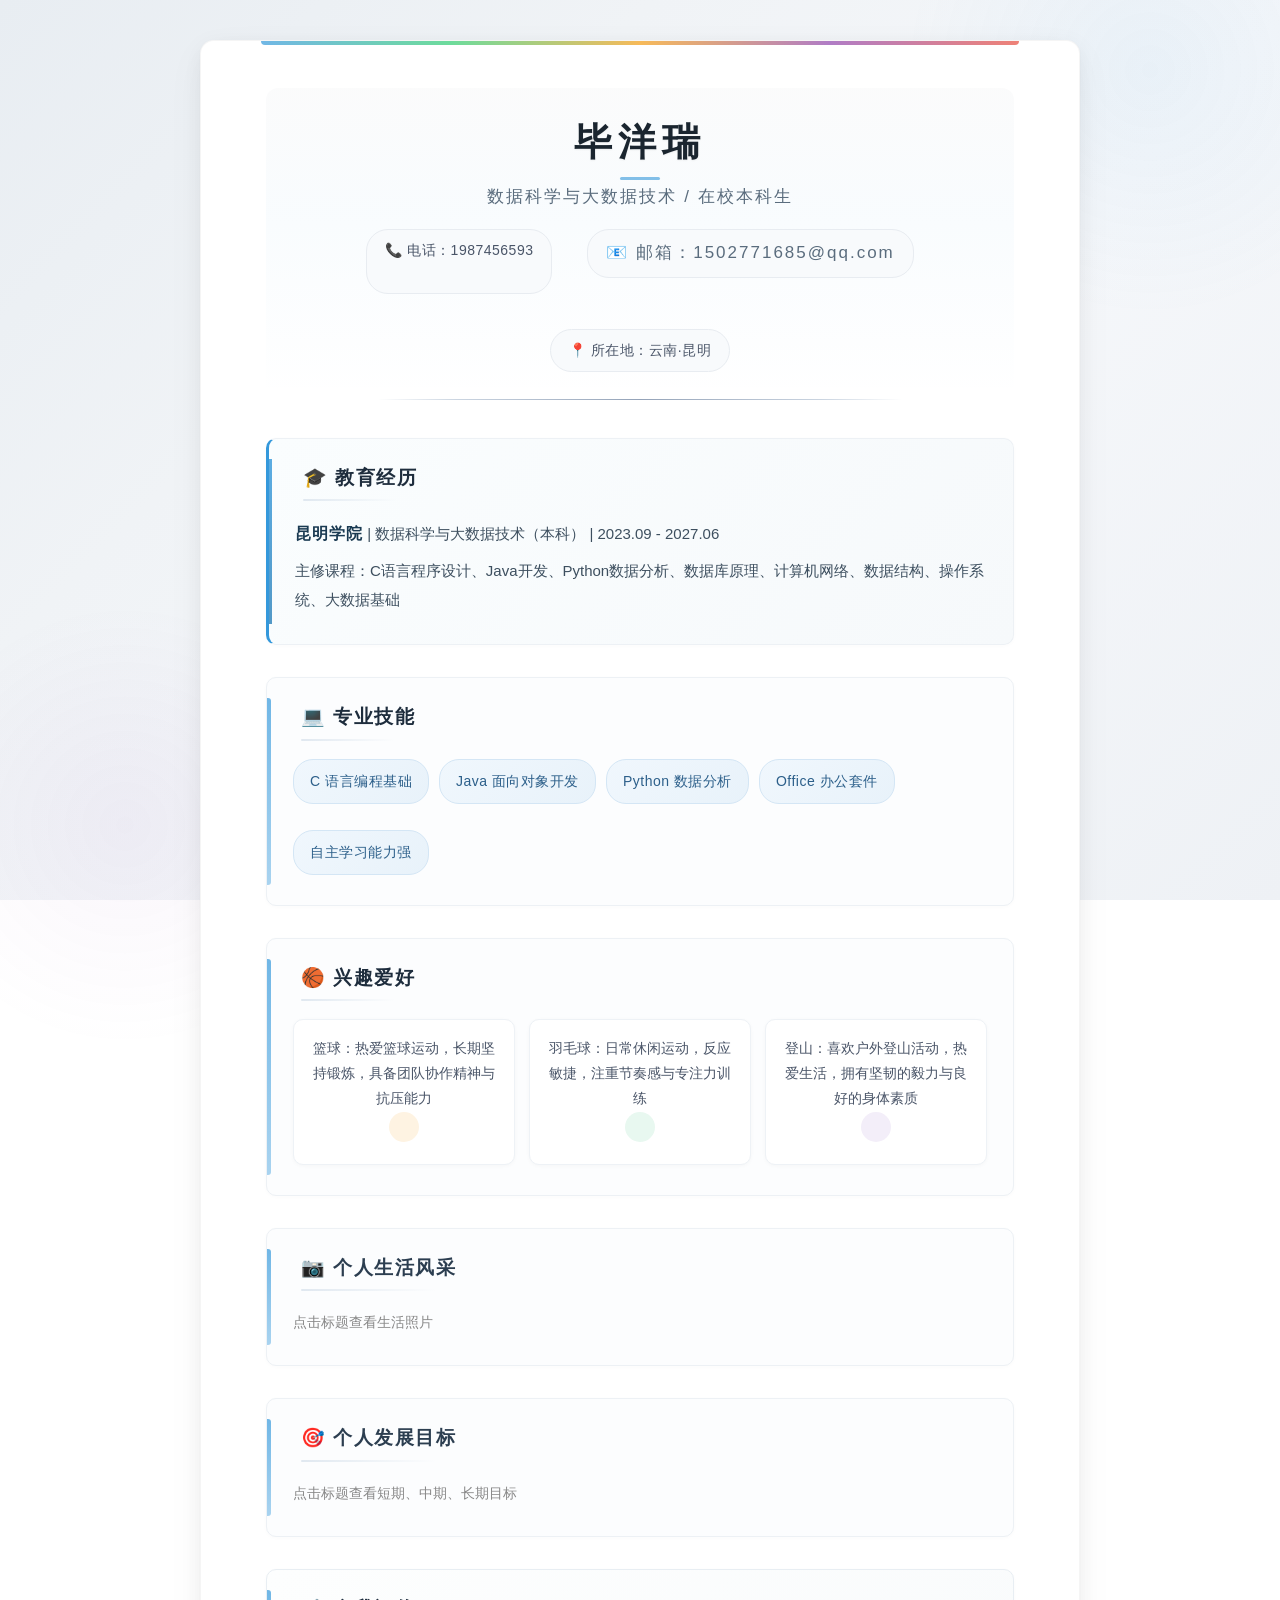
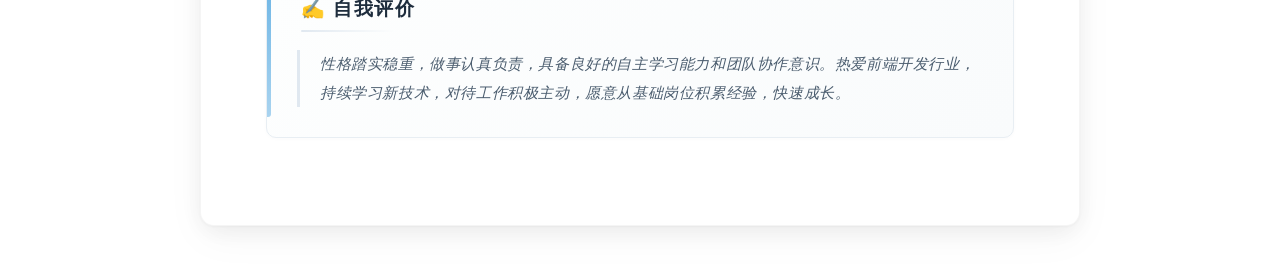
<file: index.html>
<!DOCTYPE html>
<html lang="zh-CN">
<head>
    <meta charset="UTF-8">
    <meta name="viewport" content="width=device-width, initial-scale=1.0">
    <title>个人简历 - 毕洋瑞</title>
    <link rel="stylesheet" href="style.css">
</head>
<body>
    <div class="resume-box">
        <!-- 头部个人信息 -->
        <header class="header">
            <h1>毕洋瑞</h1>
            <p>数据科学与大数据技术 / 在校本科生</p>
            <div class="contact">
                <p>📞 电话：1987456593</p>
                <p>📧 邮箱：1502771685@qq.com</p>
                <p>📍 所在地：云南·昆明</p>
            </div>
        </header>

        <!-- 教育经历 -->
        <section class="item">
            <h2>🎓 教育经历</h2>
            <p><strong>昆明学院</strong> | 数据科学与大数据技术（本科） | 2023.09 - 2027.06</p>
            <p>主修课程：C语言程序设计、Java开发、Python数据分析、数据库原理、计算机网络、数据结构、操作系统、大数据基础</p>
        </section>

        <!-- 专业技能 -->
        <section class="item">
            <h2>💻 专业技能</h2>
            <ul>
                <li>C 语言编程基础</li>
                <li>Java 面向对象开发</li>
                <li>Python 数据分析</li>
                <li>Office 办公套件</li>
                <li>自主学习能力强</li>
            </ul>
        </section>

        <!-- 兴趣爱好 -->
        <section class="item">
            <h2>🏀 兴趣爱好</h2>
            <ul>
                <li>篮球：热爱篮球运动，长期坚持锻炼，具备团队协作精神与抗压能力</li>
                <li>羽毛球：日常休闲运动，反应敏捷，注重节奏感与专注力训练</li>
                <li>登山：喜欢户外登山活动，热爱生活，拥有坚韧的毅力与良好的身体素质</li>
            </ul>
        </section>

        <!-- 个人生活风采 —— 仅超链接 -->
        <section class="item">
            <h2><a href="life.html" class="section-link">📷 个人生活风采</a></h2>
            <p style="color: #888; font-size: 14px;">点击标题查看生活照片</p>
        </section>

        <!-- 个人发展目标 —— 仅超链接 -->
        <section class="item">
            <h2><a href="goal.html" class="section-link">🎯 个人发展目标</a></h2>
            <p style="color: #888; font-size: 14px;">点击标题查看短期、中期、长期目标</p>
        </section>

        <!-- 自我评价 -->
        <section class="item">
            <h2>✍️ 自我评价</h2>
            <p>性格踏实稳重，做事认真负责，具备良好的自主学习能力和团队协作意识。热爱前端开发行业，持续学习新技术，对待工作积极主动，愿意从基础岗位积累经验，快速成长。</p>
        </section>
    </div>
</body>
</html>
</file>
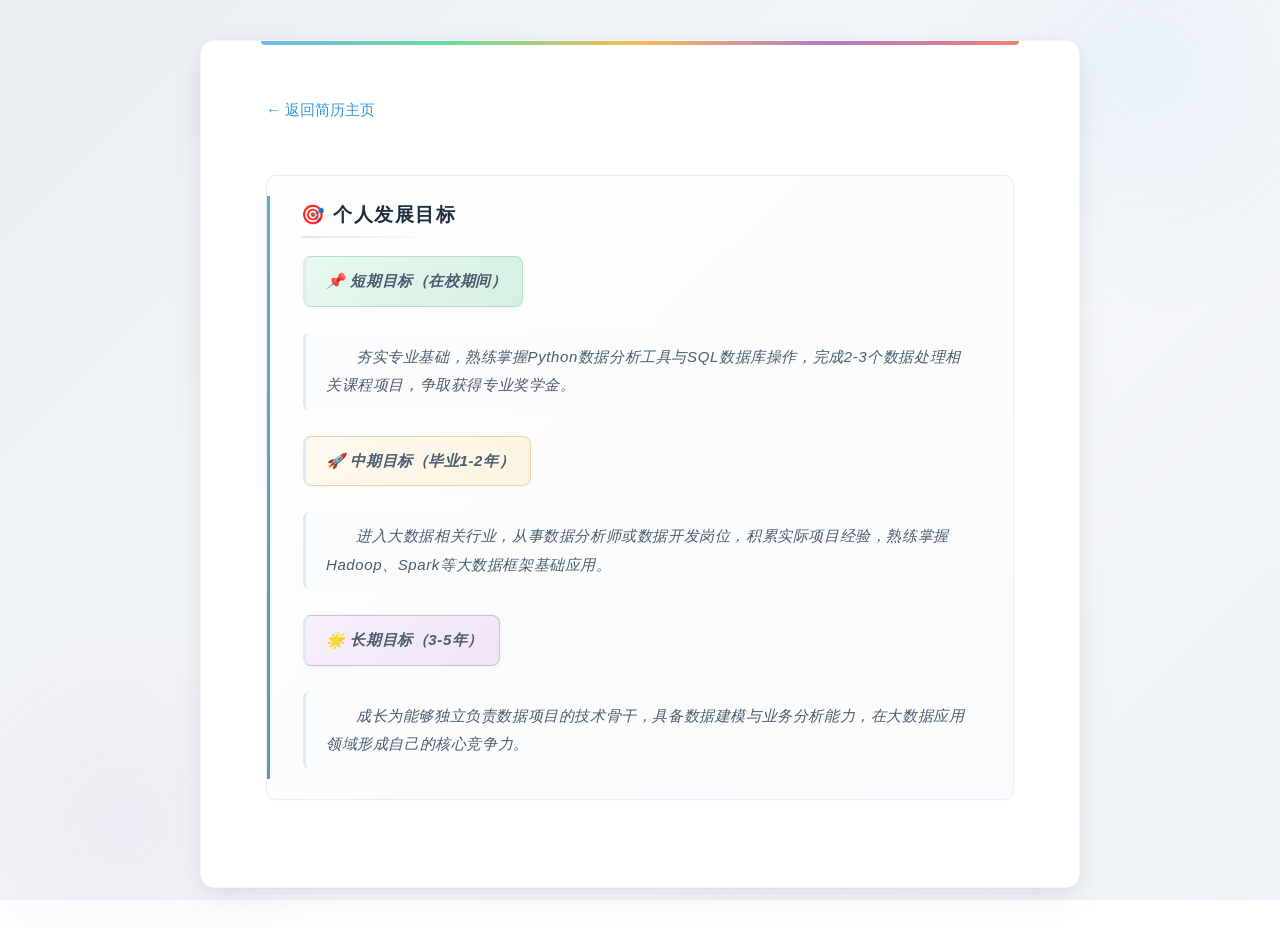
<file: goal.html>
<!DOCTYPE html>
<html lang="zh-CN">
<head>
    <meta charset="UTF-8">
    <meta name="viewport" content="width=device-width, initial-scale=1.0">
    <title>个人发展目标 - 毕洋瑞</title>
    <link rel="stylesheet" href="style.css">
    <style>
        .back-link {
            display: inline-block;
            margin-bottom: 20px;
            color: #3498db;
            text-decoration: none;
            font-size: 15px;
            font-weight: 500;
        }
        .back-link:hover {
            text-decoration: underline;
        }
    </style>
</head>
<body>
    <div class="resume-box">
        <a href="index.html" class="back-link">← 返回简历主页</a>
        <section class="item">
            <h2>🎯 个人发展目标</h2>
            <div class="goal-content">
                <p class="goal-title short-term">📌 短期目标（在校期间）</p>
                <p class="goal-desc">夯实专业基础，熟练掌握Python数据分析工具与SQL数据库操作，完成2-3个数据处理相关课程项目，争取获得专业奖学金。</p>

                <p class="goal-title mid-term">🚀 中期目标（毕业1-2年）</p>
                <p class="goal-desc">进入大数据相关行业，从事数据分析师或数据开发岗位，积累实际项目经验，熟练掌握Hadoop、Spark等大数据框架基础应用。</p>

                <p class="goal-title long-term">🌟 长期目标（3-5年）</p>
                <p class="goal-desc">成长为能够独立负责数据项目的技术骨干，具备数据建模与业务分析能力，在大数据应用领域形成自己的核心竞争力。</p>
            </div>
        </section>
    </div>
</body>
</html>
</file>
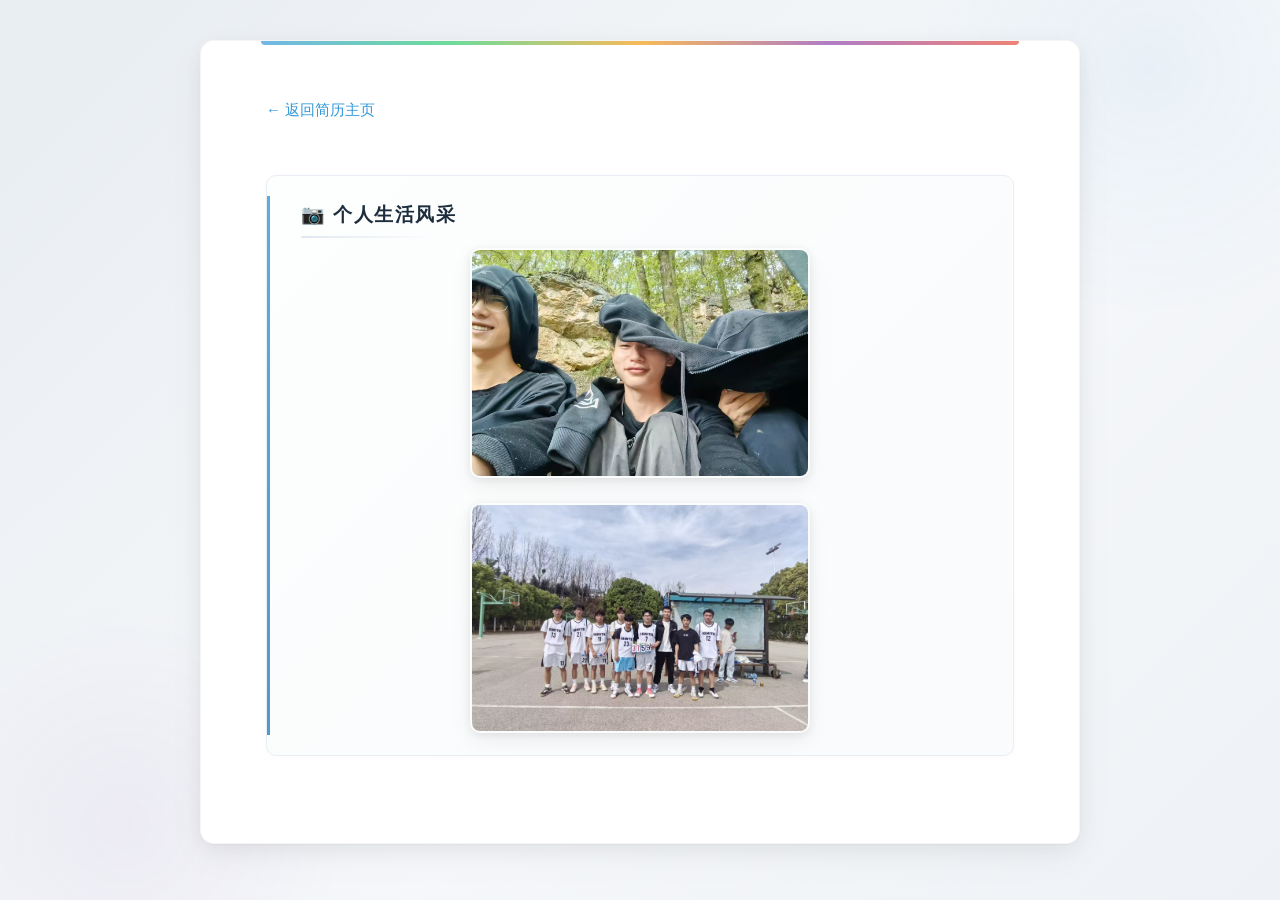
<file: life.html>
<!DOCTYPE html>
<html lang="zh-CN">
<head>
    <meta charset="UTF-8">
    <meta name="viewport" content="width=device-width, initial-scale=1.0">
    <title>个人生活风采 - 毕洋瑞</title>
    <link rel="stylesheet" href="style.css">
    <style>
        /* 子页面特有的返回链接样式 */
        .back-link {
            display: inline-block;
            margin-bottom: 20px;
            color: #3498db;
            text-decoration: none;
            font-size: 15px;
            font-weight: 500;
        }
        .back-link:hover {
            text-decoration: underline;
        }
    </style>
</head>
<body>
    <div class="resume-box">
        <a href="index.html" class="back-link">← 返回简历主页</a>
        <section class="item">
            <h2>📷 个人生活风采</h2>
            <div class="photo-grid">
                <img src="img1.jpg" alt="个人照片1">
                <img src="img2.jpg" alt="个人照片2">
            </div>
        </section>
    </div>
</body>
</html>
</file>
<file: style.css>
/* ============ 全局默认样式重置 ============ */
* {
    margin: 0;
    padding: 0;
    box-sizing: border-box;
    font-family: "Microsoft Yahei", "PingFang SC", "Helvetica Neue", sans-serif;
}

/* 页面整体背景 — 增加微妙的纹理层次 */
body {
    background: linear-gradient(135deg, #e8edf2 0%, #f0f3f6 30%, #f5f7fa 60%, #eef1f5 100%);
    background-attachment: fixed;
    padding: 40px 20px;
    line-height: 1.8;
    color: #333;
    min-height: 100vh;
    position: relative;
}

/* 背景装饰光斑 — 增加空间层次感 */
body::before {
    content: '';
    position: fixed;
    top: -180px;
    right: -120px;
    width: 500px;
    height: 500px;
    background: radial-gradient(circle, rgba(52, 152, 219, 0.06) 0%, transparent 70%);
    border-radius: 50%;
    pointer-events: none;
    z-index: 0;
}

body::after {
    content: '';
    position: fixed;
    bottom: -150px;
    left: -100px;
    width: 450px;
    height: 450px;
    background: radial-gradient(circle, rgba(142, 68, 173, 0.05) 0%, transparent 70%);
    border-radius: 50%;
    pointer-events: none;
    z-index: 0;
}

/* ============ 简历主体白色盒子 ============ */
.resume-box {
    width: 880px;
    max-width: 100%;
    margin: 0 auto;
    background: #ffffff;
    padding: 55px 65px;
    box-shadow:
        0 1px 3px rgba(0, 0, 0, 0.04),
        0 6px 24px rgba(0, 0, 0, 0.06),
        0 12px 40px rgba(0, 0, 0, 0.04);
    border-radius: 14px;
    position: relative;
    z-index: 1;
    border: 1px solid rgba(0, 0, 0, 0.04);
}

/* 简历顶部装饰线 */
.resume-box::before {
    content: '';
    position: absolute;
    top: 0;
    left: 60px;
    right: 60px;
    height: 4px;
    background: linear-gradient(90deg,
            #3498db 0%,
            #2ecc71 25%,
            #f39c12 50%,
            #8e44ad 75%,
            #e74c3c 100%);
    border-radius: 0 0 4px 4px;
    opacity: 0.7;
}

/* ============ 头部个人信息区域 ============ */
.header {
    text-align: center;
    border-bottom: none;
    padding-bottom: 28px;
    margin-bottom: 38px;
    position: relative;
    background: linear-gradient(180deg,
            rgba(44, 62, 80, 0.02) 0%,
            rgba(52, 152, 219, 0.03) 40%,
            transparent 100%);
    border-radius: 12px;
    padding-top: 20px;
    margin-top: -8px;
}

/* 头部底部分隔 — 双线设计 */
.header::after {
    content: '';
    position: absolute;
    bottom: 0;
    left: 15%;
    right: 15%;
    height: 1px;
    background: linear-gradient(90deg,
            transparent 0%,
            #cbd5e1 15%,
            #94a3b8 50%,
            #cbd5e1 85%,
            transparent 100%);
}

.header h1 {
    font-size: 38px;
    color: #1a252f;
    margin-bottom: 6px;
    letter-spacing: 6px;
    font-weight: 700;
    text-shadow: 0 1px 2px rgba(0, 0, 0, 0.06);
    position: relative;
    display: inline-block;
}

/* 名字下方装饰小圆点 */
.header h1::after {
    content: '';
    position: absolute;
    bottom: -4px;
    left: 50%;
    transform: translateX(-50%);
    width: 40px;
    height: 3px;
    background: #3498db;
    border-radius: 3px;
    opacity: 0.6;
}

.header p:nth-child(2) {
    font-size: 17px;
    color: #5a6c7d;
    margin-bottom: 16px;
    letter-spacing: 2px;
    font-weight: 400;
}

.contact {
    font-size: 14px;
    color: #555;
    display: flex;
    justify-content: center;
    gap: 35px;
    flex-wrap: wrap;
}

.contact p {
    background: #f8fafc;
    padding: 8px 18px;
    border-radius: 22px;
    border: 1px solid #e8ecf1;
    font-size: 14px;
    color: #4a5568;
    transition: all 0.25s ease;
    white-space: nowrap;
    letter-spacing: 0.5px;
}

.contact p:hover {
    background: #eef6fd;
    border-color: #b8d4f0;
    color: #2c3e50;
    box-shadow: 0 2px 8px rgba(52, 152, 219, 0.08);
    transform: translateY(-1px);
}

/* ============ 每个板块通用样式 ============ */
.item {
    margin: 32px 0;
    padding: 22px 26px;
    background: #fcfdfe;
    border-radius: 10px;
    border: 1px solid #edf1f5;
    position: relative;
    transition: all 0.3s ease;
    box-shadow: 0 1px 4px rgba(0, 0, 0, 0.02);
}

.item:hover {
    box-shadow: 0 3px 16px rgba(0, 0, 0, 0.06);
    border-color: #dce4ec;
    background: #fff;
    transform: translateY(-1px);
}

/* 板块左侧彩色竖条 */
.item::before {
    content: '';
    position: absolute;
    left: 0;
    top: 20px;
    bottom: 20px;
    width: 4px;
    background: linear-gradient(180deg,
            #3498db 0%,
            #5dade2 50%,
            #85c1e9 100%);
    border-radius: 0 3px 3px 0;
    opacity: 0.7;
    transition: opacity 0.3s ease;
}

.item:hover::before {
    opacity: 1;
}

.item h2 {
    font-size: 19px;
    color: #1e2d3d;
    border-left: none;
    padding-left: 8px;
    margin-bottom: 16px;
    letter-spacing: 1.5px;
    font-weight: 700;
    position: relative;
    display: inline-block;
}

/* 标题下方微妙的底线 */
.item h2::after {
    content: '';
    position: absolute;
    bottom: -6px;
    left: 8px;
    right: 20px;
    height: 2px;
    background: linear-gradient(90deg, #e0e8f0 0%, transparent 100%);
    border-radius: 2px;
}

.item p {
    font-size: 15px;
    margin: 8px 0;
    color: #3d4f5f;
    line-height: 1.9;
}

.item ul {
    padding-left: 18px;
    list-style: none;
}

.item li {
    margin: 8px 0;
    font-size: 15px;
    color: #3d4f5f;
    padding-left: 20px;
    position: relative;
    line-height: 1.8;
}

/* 列表项自定义圆点 */
.item li::before {
    content: '';
    position: absolute;
    left: 0;
    top: 10px;
    width: 7px;
    height: 7px;
    background: #3498db;
    border-radius: 50%;
    opacity: 0.55;
    transition: all 0.25s ease;
}

.item li:hover::before {
    opacity: 1;
    transform: scale(1.4);
    background: #2980b9;
    box-shadow: 0 0 6px rgba(52, 152, 219, 0.4);
}

/* ============ 教育经历特殊样式 ============ */
.item:nth-child(2) {
    background: linear-gradient(135deg, #fafdfe 0%, #f6f9fb 100%);
    border-left: 3px solid #3498db;
}

.item:nth-child(2)::before {
    background: linear-gradient(180deg, #3498db 0%, #2980b9 100%);
    opacity: 0.8;
    width: 3px;
    border-radius: 0;
}

.item:nth-child(2) p strong {
    color: #1a3a52;
    font-size: 16px;
    letter-spacing: 1px;
}

/* ============ 专业技能 — 标签化展示 ============ */
.item:nth-child(3) ul {
    display: flex;
    flex-wrap: wrap;
    gap: 10px;
    padding-left: 0;
}

.item:nth-child(3) li {
    background: linear-gradient(135deg, #f0f7fd 0%, #e8f2fa 100%);
    border: 1px solid #d4e6f5;
    padding: 9px 16px;
    border-radius: 20px;
    font-size: 14px;
    color: #2c5f8a;
    padding-left: 16px;
    transition: all 0.3s ease;
    cursor: default;
    white-space: nowrap;
    letter-spacing: 0.5px;
}

.item:nth-child(3) li::before {
    display: none;
}

.item:nth-child(3) li:hover {
    background: linear-gradient(135deg, #dceefa 0%, #c5e0f5 100%);
    border-color: #a0c8e8;
    color: #1a4a6e;
    box-shadow: 0 3px 12px rgba(52, 152, 219, 0.15);
    transform: translateY(-2px);
}

/* ============ 兴趣爱好 — 图标卡片式 ============ */
.item:nth-child(4) ul {
    display: grid;
    grid-template-columns: repeat(3, 1fr);
    gap: 14px;
    padding-left: 0;
}

.item:nth-child(4) li {
    background: #fff;
    border: 1px solid #eef2f6;
    border-radius: 10px;
    padding: 16px 14px;
    text-align: center;
    font-size: 14px;
    color: #4a5568;
    padding-left: 14px;
    transition: all 0.3s ease;
    cursor: default;
    box-shadow: 0 1px 4px rgba(0, 0, 0, 0.03);
}

.item:nth-child(4) li::before {
    display: none;
}

.item:nth-child(4) li:hover {
    border-color: #c8dae8;
    box-shadow: 0 6px 20px rgba(0, 0, 0, 0.08);
    transform: translateY(-3px);
    color: #2c3e50;
}

.item:nth-child(4) li::after {
    content: '';
    display: block;
    width: 30px;
    height: 30px;
    margin: 0 auto 6px;
    border-radius: 50%;
    background: #f0f7fd;
    transition: all 0.3s ease;
}

.item:nth-child(4) li:nth-child(1)::after {
    background: #fef3e2;
}
.item:nth-child(4) li:nth-child(2)::after {
    background: #e8f8f0;
}
.item:nth-child(4) li:nth-child(3)::after {
    background: #f3eef9;
}

/* ============ 双图片网格样式 ============ */
.photo-grid {
    display: flex;
    gap: 25px;
    justify-content: center;
    flex-wrap: wrap;
}

.photo-grid img {
    width: 340px;
    height: 230px;
    object-fit: cover;
    border-radius: 10px;
    box-shadow:
        0 2px 8px rgba(0, 0, 0, 0.07),
        0 8px 22px rgba(0, 0, 0, 0.06);
    transition: all 0.35s ease;
    border: 2px solid transparent;
}

.photo-grid img:hover {
    transform: scale(1.04);
    box-shadow:
        0 4px 14px rgba(0, 0, 0, 0.1),
        0 12px 32px rgba(0, 0, 0, 0.09);
    border-color: #dce8f2;
}

/* ============ 板块标题超链接样式 ============ */
.section-link {
    color: #2c3e50;
    text-decoration: none;
    transition: all 0.3s ease;
    cursor: pointer;
}

.section-link:hover {
    color: #2980b9;
}

/* ============ 个人发展目标分层样式 ============ */
.goal-content {
    padding-left: 6px;
    display: flex;
    flex-direction: column;
    gap: 10px;
}

.goal-title {
    font-weight: 700;
    margin-top: 6px;
    margin-bottom: 2px;
    font-size: 15px;
    letter-spacing: 0.8px;
    padding: 10px 16px;
    border-radius: 8px;
    display: inline-block;
    width: fit-content;
    transition: all 0.3s ease;
    cursor: default;
}

.short-term {
    color: #1e6b3e;
    background: linear-gradient(135deg, #e8f8ef 0%, #d5f0e2 100%);
    border: 1px solid #b7dcc8;
    box-shadow: 0 1px 4px rgba(39, 174, 96, 0.06);
}

.short-term:hover {
    box-shadow: 0 3px 12px rgba(39, 174, 96, 0.14);
    transform: translateX(4px);
}

.mid-term {
    color: #8b5e14;
    background: linear-gradient(135deg, #fef9f0 0%, #fdf3e0 100%);
    border: 1px solid #e8d5a8;
    box-shadow: 0 1px 4px rgba(243, 156, 18, 0.06);
}

.mid-term:hover {
    box-shadow: 0 3px 12px rgba(243, 156, 18, 0.14);
    transform: translateX(4px);
}

.long-term {
    color: #5b2d7a;
    background: linear-gradient(135deg, #f6f0fa 0%, #efe4f7 100%);
    border: 1px solid #d0bce0;
    box-shadow: 0 1px 4px rgba(142, 68, 173, 0.06);
}

.long-term:hover {
    box-shadow: 0 3px 12px rgba(142, 68, 173, 0.14);
    transform: translateX(4px);
}

.goal-desc {
    color: #4a5568;
    margin-left: 22px;
    text-indent: 2em;
    padding: 10px 16px;
    background: #fafcfd;
    border-radius: 6px;
    border-left: 2px solid #e8ecf1;
    font-size: 14px;
    line-height: 1.9;
    transition: all 0.3s ease;
}

.goal-desc:hover {
    background: #f8fafc;
    border-left-color: #b0c8dc;
}

/* ============ 自我评价特殊样式 ============ */
.item:last-child {
    background: linear-gradient(135deg, #fdfefe 0%, #f9fbfc 100%);
    border: 1px solid #e8eef3;
    position: relative;
}

.item:last-child p {
    font-style: italic;
    color: #4a5c6e;
    font-size: 15px;
    letter-spacing: 0.6px;
    position: relative;
    padding-left: 20px;
    border-left: 3px solid #e0e8f0;
    margin-left: 4px;
    transition: border-color 0.3s ease;
}

.item:last-child p:hover {
    border-left-color: #3498db;
}

/* ============ 响应式适配 ============ */
@media screen and (max-width: 768px) {
    .resume-box {
        width: 100%;
        padding: 28px 18px;
        border-radius: 10px;
    }

    .resume-box::before {
        left: 20px;
        right: 20px;
    }

    .header h1 {
        font-size: 28px;
        letter-spacing: 3px;
    }

    .header p:nth-child(2) {
        font-size: 15px;
        letter-spacing: 1px;
    }

    .contact {
        flex-direction: column;
        gap: 6px;
        align-items: center;
    }

    .contact p {
        width: 90%;
        text-align: center;
        font-size: 13px;
        padding: 7px 14px;
    }

    .item {
        padding: 16px 14px;
        margin: 20px 0;
        border-radius: 8px;
    }

    .item::before {
        top: 12px;
        bottom: 12px;
        width: 3px;
    }

    .item h2 {
        font-size: 17px;
    }

    .item:nth-child(4) ul {
        grid-template-columns: 1fr 1fr;
        gap: 8px;
    }

    .photo-grid img {
        width: 100%;
        height: auto;
        max-height: 200px;
    }

    .goal-desc {
        margin-left: 6px;
        text-indent: 1em;
        font-size: 13px;
        padding: 8px 12px;
    }

    .goal-title {
        font-size: 14px;
        padding: 8px 12px;
    }

    .item:nth-child(3) ul {
        gap: 6px;
    }

    .item:nth-child(3) li {
        font-size: 12px;
        padding: 6px 12px;
    }
}

@media screen and (max-width: 480px) {
    .item:nth-child(4) ul {
        grid-template-columns: 1fr;
    }

    .resume-box {
        padding: 20px 12px;
    }

    .header h1 {
        font-size: 24px;
    }
}
</file>
